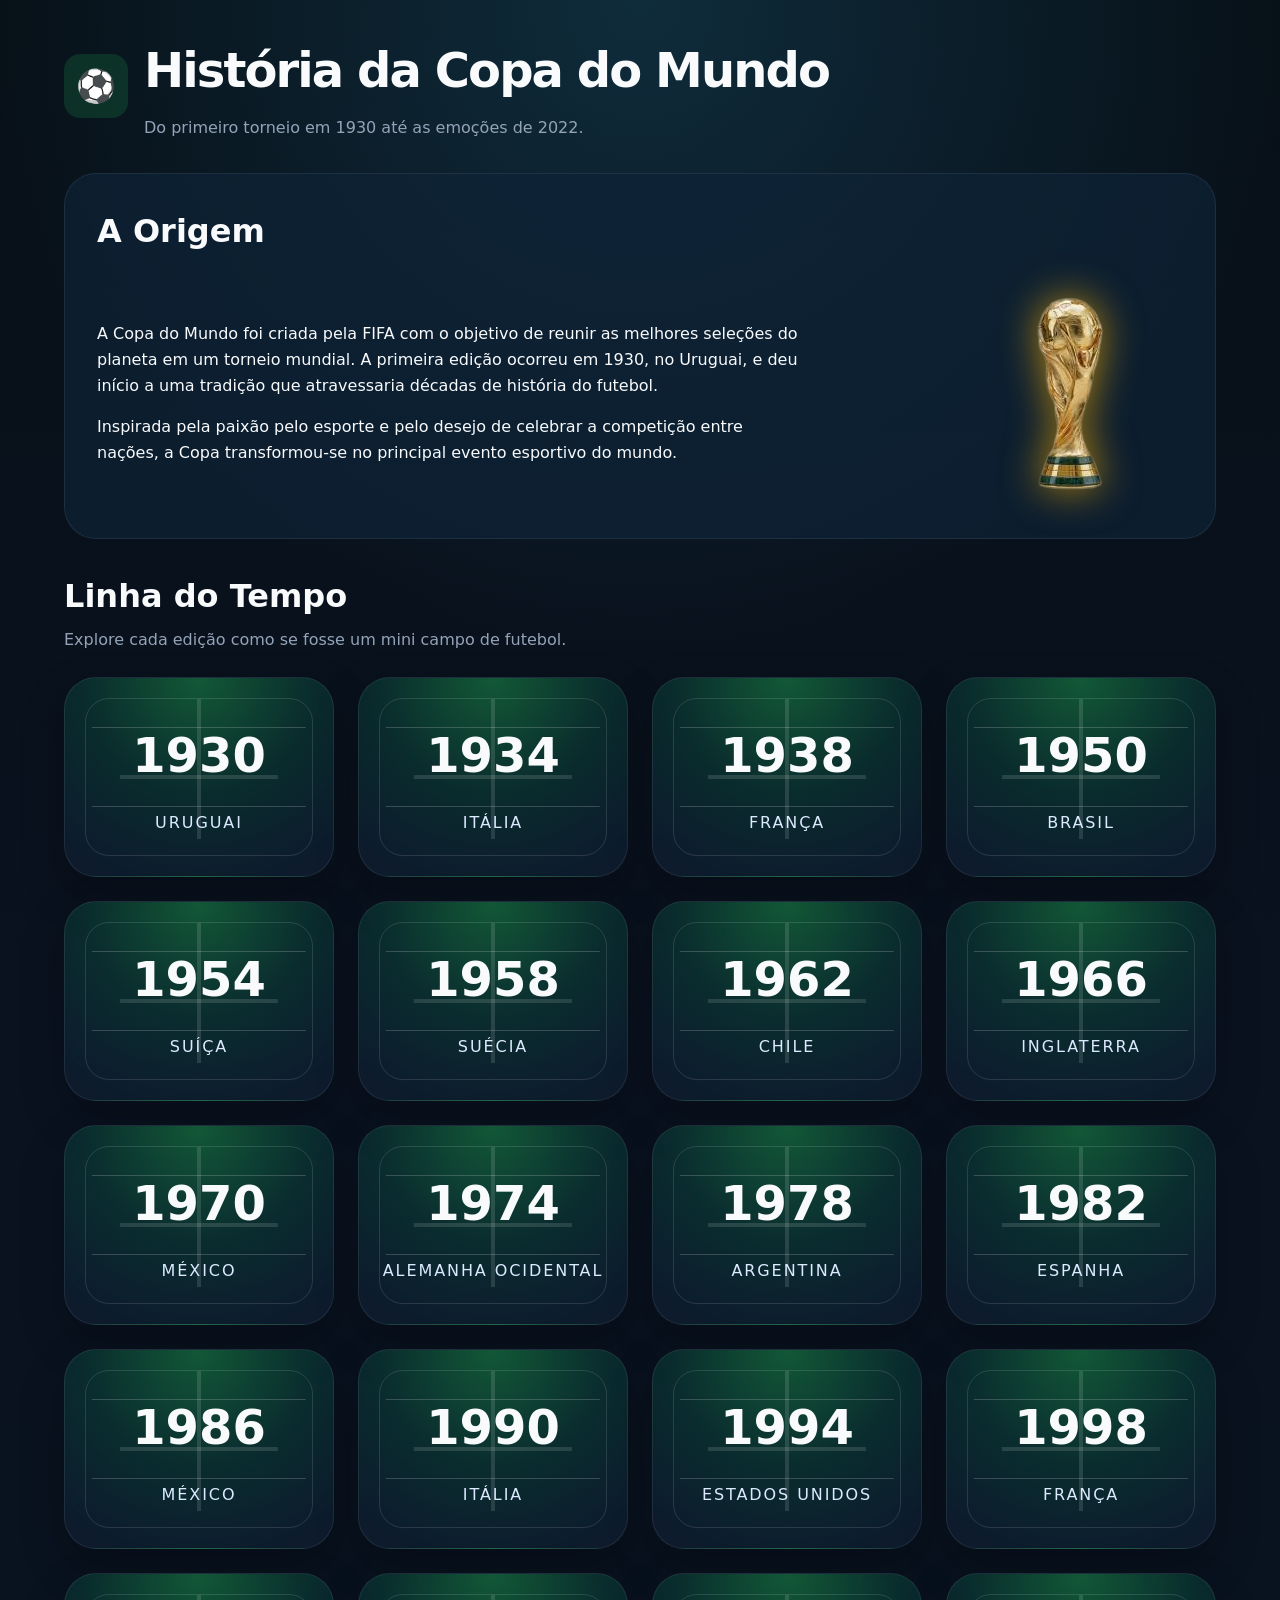
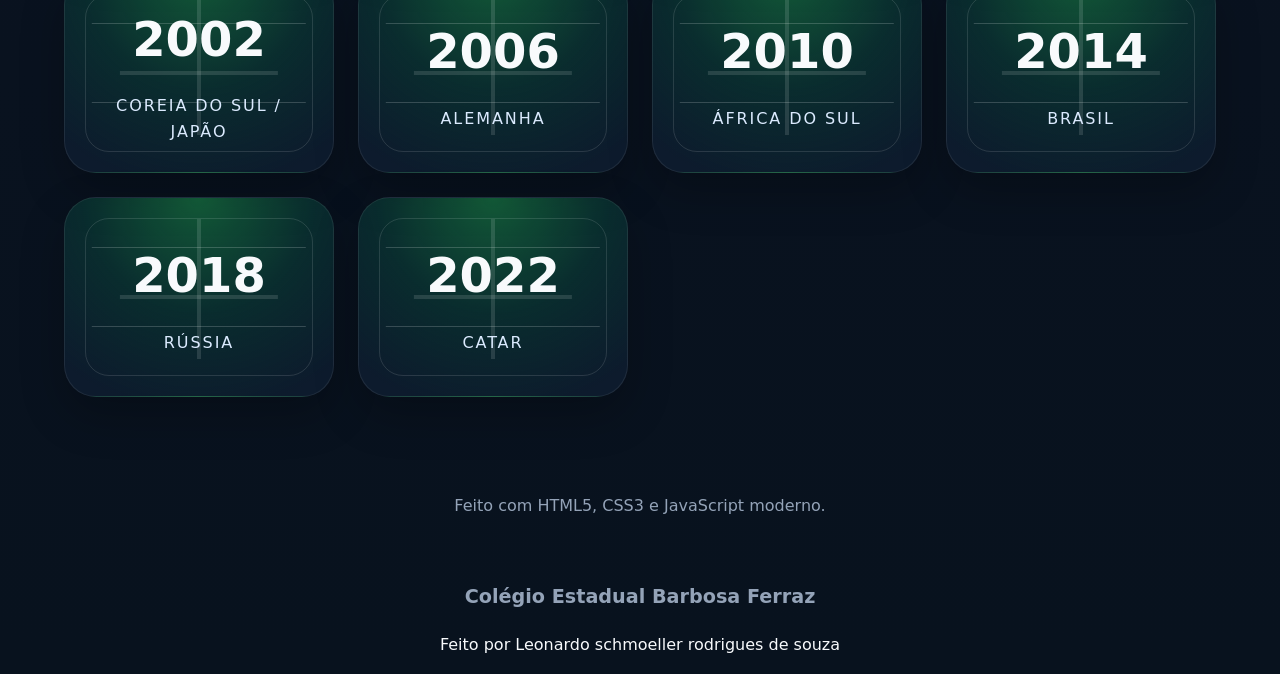
<file: index.html>
<!DOCTYPE html>
<html lang="pt-BR">
<head>
  <meta charset="UTF-8">
  <meta name="viewport" content="width=device-width, initial-scale=1.0">
  <title>História da Copa do Mundo</title>
  <link rel="stylesheet" href="style.css">
</head>
<body>
  <header class="site-header">
    <div class="brand">
      <span class="brand-logo" aria-hidden="true">⚽</span>
      <div>
        <h1>História da Copa do Mundo</h1>
        <p>Do primeiro torneio em 1930 até as emoções de 2022.</p>
      </div>
    </div>
  </header>

  <main>
    <section class="intro">
      <div class="section-title">
        <h2>A Origem</h2>
      </div>
      <div class="intro-content">
        <div class="intro-text">
          <p>
            A Copa do Mundo foi criada pela FIFA com o objetivo de reunir as melhores seleções do planeta em um torneio mundial. A primeira edição ocorreu em 1930, no Uruguai, e deu início a uma tradição que atravessaria décadas de história do futebol.
          </p>
          <p>
            Inspirada pela paixão pelo esporte e pelo desejo de celebrar a competição entre nações, a Copa transformou-se no principal evento esportivo do mundo.
          </p>
        </div>
        <div class="intro-trophy">
          <img src="imagem/download__2_-removebg-preview.png" alt="Taça da Copa do Mundo" class="">
        </div>
      </div>
    </section>

    <section class="timeline">
      <div class="section-title">
        <h2>Linha do Tempo</h2>
        <p>Explore cada edição como se fosse um mini campo de futebol.</p>
      </div>

      <div class="timeline-grid"></div>
    </section>
  </main>

  <footer class="site-footer">
    <p>Feito com HTML5, CSS3 e JavaScript moderno.</p>
  </footer>

  <script src="script.js"></script>

    
</body>
  <h3 class="colegio">Colégio Estadual Barbosa Ferraz</h3>

    <p class="autor">Feito por Leonardo schmoeller rodrigues de souza</p>
</html>
</file>
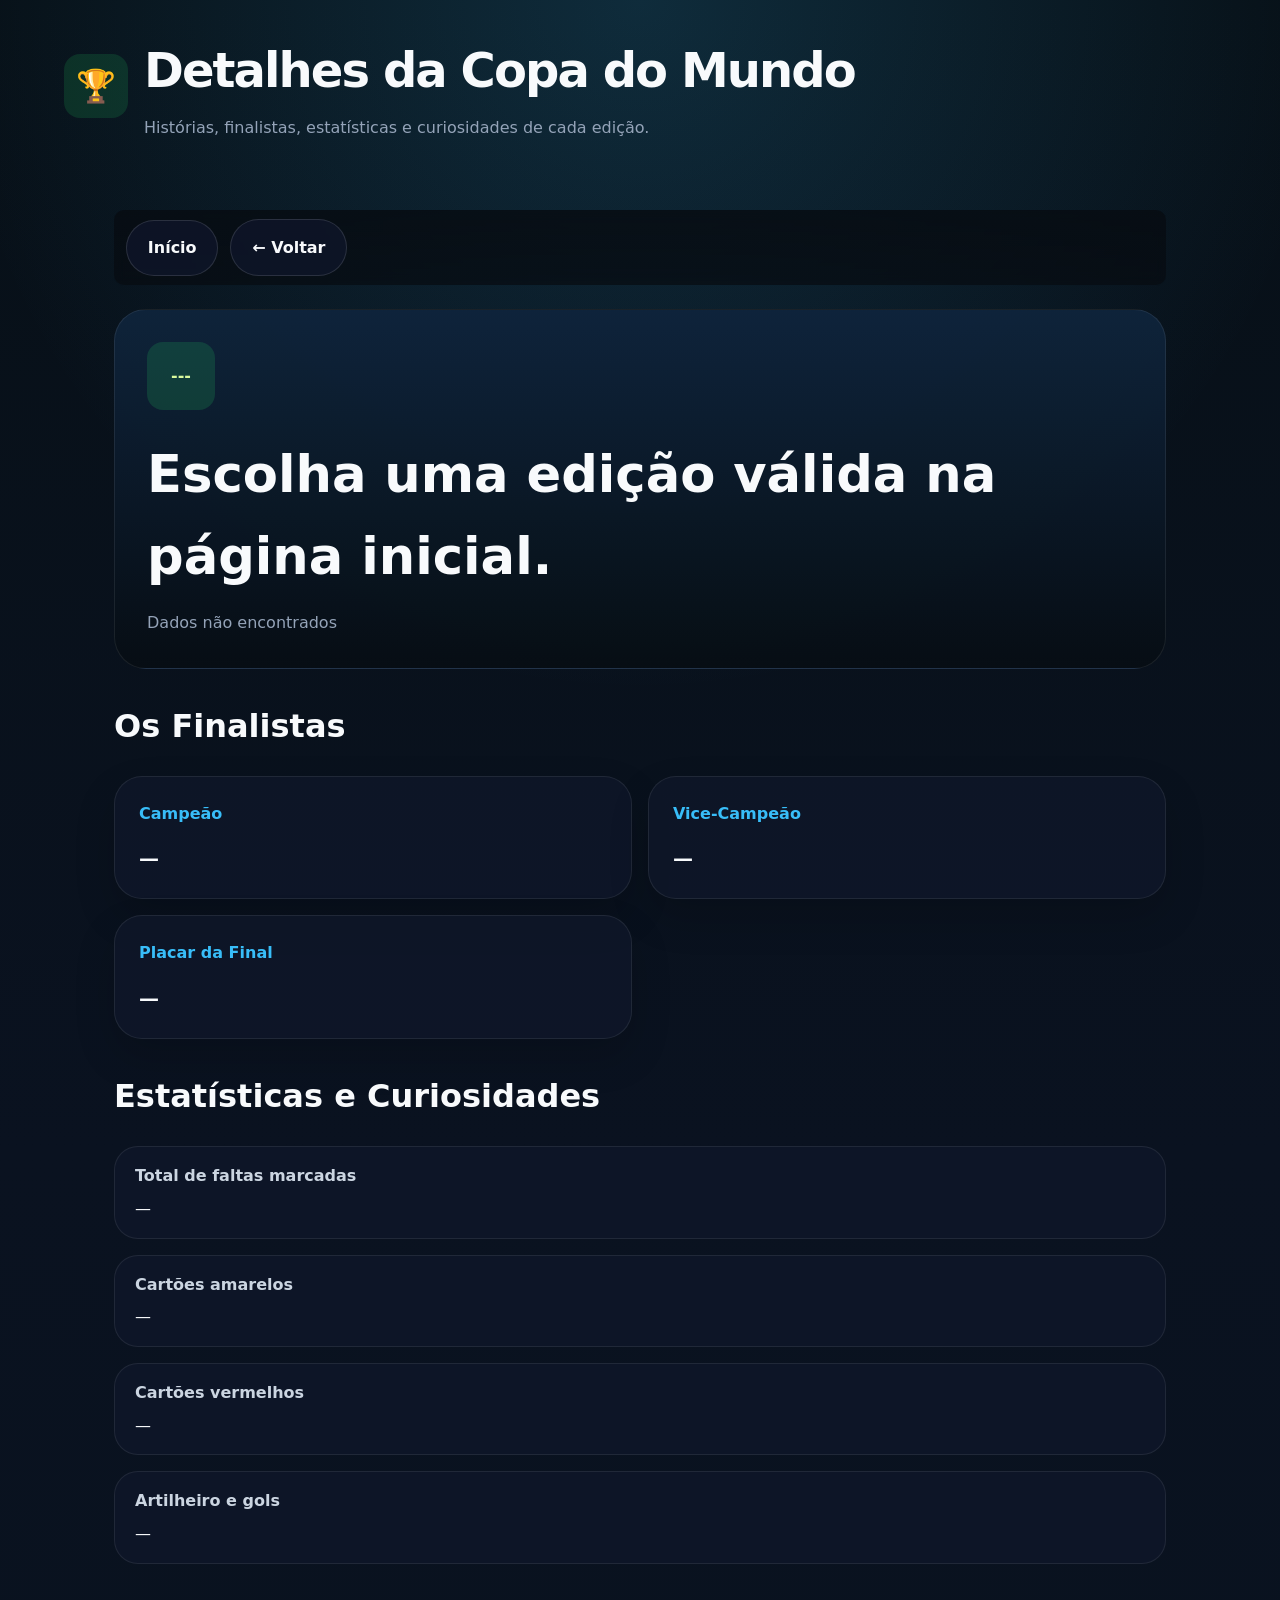
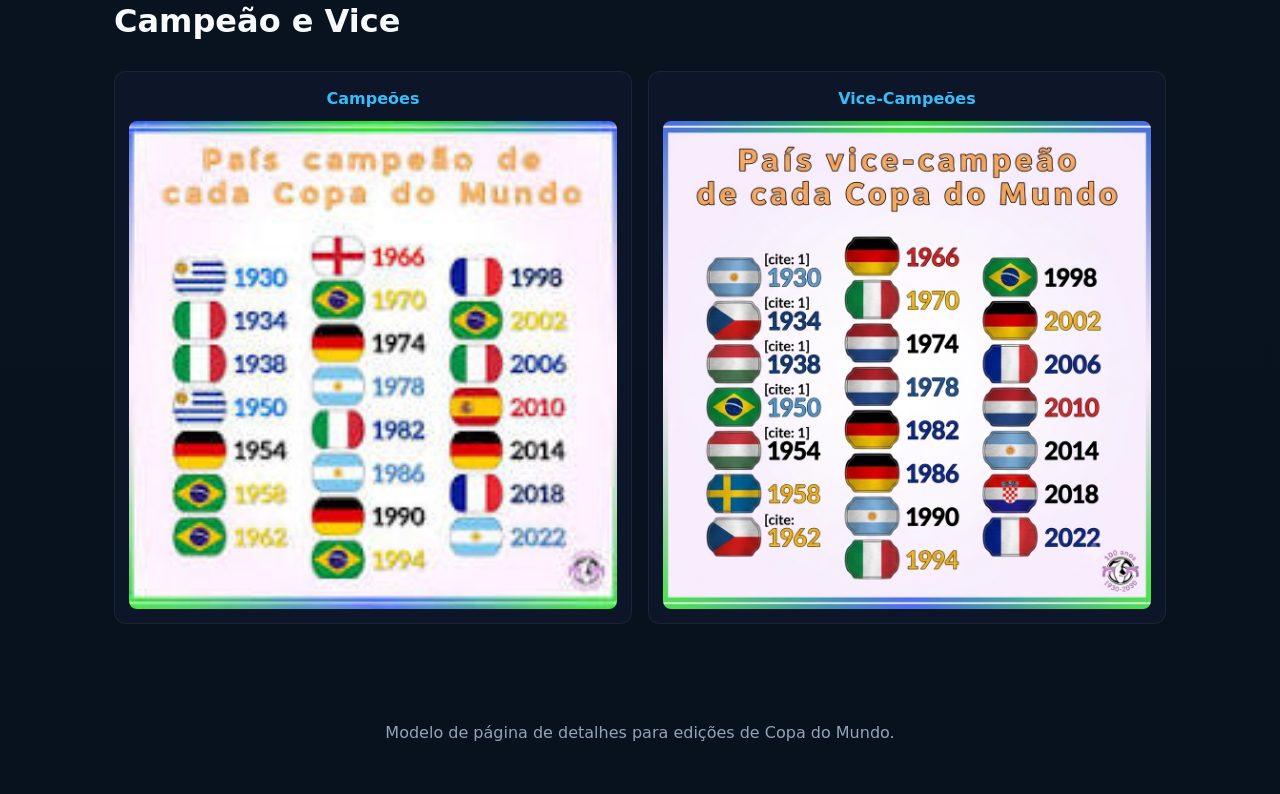
<file: detalhes.html>
<!DOCTYPE html>
<html lang="pt-BR">
<head>
  <meta charset="UTF-8">
  <meta name="viewport" content="width=device-width, initial-scale=1.0">
  <title>Detalhes da Copa do Mundo</title>
  <link rel="stylesheet" href="style.css">
</head>
<body>
  <header class="site-header">
    <div class="brand">
      <span class="brand-logo" aria-hidden="true">🏆</span>
      <div>
        <h1>Detalhes da Copa do Mundo</h1>
        <p>Histórias, finalistas, estatísticas e curiosidades de cada edição.</p>
      </div>
    </div>
  </header>

  <main class="details-container">
    <nav class="page-menu">
      <a href="index.html" class="menu-link">Início</a>
      <button type="button" class="menu-button" onclick="window.history.back()">← Voltar</button>
    </nav>

    <section class="worldcup-hero">
      <div class="edition-year" id="cup-year">1930</div>
      <h2 id="cup-title">Primeira edição da Copa do Mundo</h2>
      <p id="cup-host">Uruguai</p>
    </section>

    <section class="finalists" aria-labelledby="finalistas-title">
      <div class="section-title">
        <h2 id="finalistas-title">Os Finalistas</h2>
      </div>
      <div class="finalist-cards">
        <article class="card">
          <h4>Campeão</h4>
          <p id="champion-name">Uruguai</p>
        </article>
        <article class="card">
          <h4>Vice-Campeão</h4>
          <p id="runnerup-name">Argentina</p>
        </article>
        <article class="card score-card">
          <h4>Placar da Final</h4>
          <p id="match-score">4–2</p>
        </article>
      </div>
    </section>

    <section class="stats-curiosities" aria-labelledby="stats-title">
      <div class="section-title">
        <h2 id="stats-title">Estatísticas e Curiosidades</h2>
      </div>
      <ul class="stats-list">
        <li>
          <strong>Total de faltas marcadas</strong>
          <span id="fouls">94</span>
        </li>
        <li>
          <strong>Cartões amarelos</strong>
          <span id="yellow-cards">45</span>
        </li>
        <li>
          <strong>Cartões vermelhos</strong>
          <span id="red-cards">2</span>
        </li>
        <li>
          <strong>Artilheiro e gols</strong>
          <span id="top-scorer">Guillermo Stábile (Argentina) - 8 gols</span>
        </li>
      </ul>
    </section>

    <!-- Bandeiras do campeão e vice-campeão -->
    <section class="flags-section" aria-labelledby="flags-title">
      <div class="section-title">
        <h2 id="flags-title">Campeão e Vice</h2>
      </div>
      <div class="flags-grid">
        <div class="flag-card">
          <div class="flag-name" id="champion-flag-name">Campeões</div>
          <img id="champion-flag" src="imagem/images.jpeg" alt="Bandeira do Campeão">
        </div>
        <div class="flag-card">
          <div class="flag-name" id="runnerup-flag-name">Vice-Campeões</div>
          <img id="runnerup-flag" src="imagem/Gemini_Generated_Image_oo8i9ioo8i9ioo8i.png" alt="Bandeira do Vice-Campe%C3%A3o">
        </div>
      </div>
    </section>
  </main>

  <footer class="site-footer">
    <p>Modelo de página de detalhes para edições de Copa do Mundo.</p>
  </footer>

  <script src="script.js"></script>
</body>
</html>
</file>
<file: style.css>
/* Estilos globais */
:root {
  color-scheme: dark;
  --background: #070c14;
  --surface: #0f1726;
  --surface-alt: #152337;
  --text: #f8fafc;
  --muted: #94a3b8;
  --primary: #22c55e;
  --primary-strong: #16a34a;
  --accent: #38bdf8;
  --shadow: 0 18px 45px rgba(0, 0, 0, 0.24);
}

* {
  box-sizing: border-box;
}

html, body {
  margin: 0;
  min-height: 100%;
  font-family: Inter, system-ui, -apple-system, BlinkMacSystemFont, "Segoe UI", sans-serif;
  background: radial-gradient(circle at top, rgba(56, 189, 248, 0.16), transparent 28%),
              linear-gradient(180deg, #071017 0%, #0a1220 48%, #08121e 100%);
  color: var(--text);
}

body {
  line-height: 1.6;
}

a {
  color: inherit;
  text-decoration: none;
}

img {
  max-width: 100%;
  display: block;
}

.intro-trophy img {
  filter: drop-shadow(0 0 20px rgba(255, 179, 0, 0.7));
}

button, input {
  font: inherit;
}

.site-header {
  padding: 2rem 1.5rem;
  max-width: 1200px;
  margin: 0 auto;
}

.brand {
  display: flex;
  align-items: center;
  gap: 1rem;
}

.brand-logo {
  display: inline-flex;
  align-items: center;
  justify-content: center;
  width: 4rem;
  height: 4rem;
  border-radius: 1rem;
  background: rgba(34, 197, 94, 0.16);
  font-size: 2rem;
}

.site-header h1 {
  margin: 0;
  font-size: clamp(2rem, 4vw, 3rem);
  letter-spacing: -0.04em;
}

.site-header p {
  margin: 0.4rem 0 0;
  color: var(--muted);
  max-width: 40rem;
}

main {
  max-width: 1200px;
  margin: 0 auto;
  padding: 0 1.5rem 3rem;
}

.section-title {
  display: flex;
  flex-direction: column;
  gap: 0.3rem;
  margin-bottom: 1.5rem;
}

.section-title h2 {
  margin: 0;
  font-size: 2rem;
}

.section-title p {
  margin: 0;
  color: var(--muted);
}

.intro {
  padding: 2rem;
  border-radius: 2rem;
  background: rgba(15, 35, 55, 0.72);
  border: 1px solid rgba(148, 163, 184, 0.12);
  margin-bottom: 2rem;
}

.intro p {
  margin: 1rem 0;
  max-width: 70ch;
}

.intro-content {
  display: flex;
  align-items: center;
  gap: 2rem;
}

.intro-text {
  flex: 1;
}

.intro-trophy {
  flex-shrink: 0;
  display: flex;
  align-items: center;
  justify-content: center;
  min-width: 200px;
}

.trophy-image {
  width: 100%;
  max-width: 250px;
  height: auto;
  filter: drop-shadow(0 0px 8px rgba(255, 244, 88, 0.534)) drop-shadow(0 12px 24px rgba(34, 197, 94, 0.3)) drop-shadow(0 20px 40px rgba(0, 0, 0, 0.4));
}

.timeline-grid {
  display: grid;
  grid-template-columns: repeat(auto-fit, minmax(220px, 1fr));
  gap: 1.5rem;
}

.field-card {
  position: relative;
  min-height: 200px;
  padding: 1.25rem;
  border-radius: 2rem;
  background: radial-gradient(circle at top, rgba(34, 197, 94, 0.4), rgba(16, 185, 129, 0.16) 48%, #0d1b2d 90%);
  border: 1px solid rgba(255, 255, 255, 0.08);
  box-shadow: var(--shadow);
  cursor: pointer;
  overflow: hidden;
  transition: transform 0.3s ease, box-shadow 0.3s ease, background 0.3s ease;
}

.field-card:hover {
  transform: translateY(-6px) scale(1.01);
  box-shadow: 0 24px 48px rgba(0, 0, 0, 0.32);
}

.field-card::before,
.field-card::after {
  content: "";
  position: absolute;
  left: 50%;
  transform: translateX(-50%);
  width: 80%;
  border-top: 1px solid rgba(255, 255, 255, 0.18);
}

.field-card::before {
  top: 25%;
}

.field-card::after {
  top: 65%;
}

.field-card .field-lines {
  position: absolute;
  inset: 1.25rem;
  border: 1px solid rgba(255, 255, 255, 0.12);
  border-radius: 1.5rem;
}

.field-card .field-lines::before,
.field-card .field-lines::after {
  content: "";
  position: absolute;
  background: rgba(255, 255, 255, 0.12);
}

.field-card .field-lines::before {
  width: 4px;
  height: 90%;
  left: 50%;
  transform: translateX(-50%);
}

.field-card .field-lines::after {
  width: 70%;
  height: 4px;
  top: 50%;
  left: 50%;
  transform: translate(-50%, -50%);
}

.field-content {
  position: relative;
  z-index: 1;
  display: grid;
  place-content: center;
  height: 100%;
  gap: 1rem;
  text-align: center;
}

.field-content .year {
  font-size: clamp(2rem, 4vw, 3rem);
  font-weight: 800;
}

.field-content .host {
  font-size: 1rem;
  color: #dbeafe;
  text-transform: uppercase;
  letter-spacing: 0.12em;
}

.site-footer {
  padding: 2rem 1.5rem;
  text-align: center;
  color: var(--muted);
}

.confetti-piece {
  position: fixed;
  z-index: 9999;
  pointer-events: none;
  opacity: 0;
  border-radius: 999px;
  transform: translate(-50%, -50%) rotate(0deg);
  will-change: transform, opacity;
  animation: confetti-pop 0.9s ease-out forwards;
}

@keyframes confetti-pop {
  0% {
    opacity: 1;
    transform: translate(-50%, -50%) rotate(0deg) scale(1);
  }
  100% {
    opacity: 0;
    transform: translate(calc(-50% + var(--tx)), calc(-50% + var(--ty))) rotate(var(--rdeg)) scale(0.8);
  }
}

/* Estilos da página de detalhes */
.details-container {
  max-width: 1100px;
  margin: 0 auto;
  padding: 1.5rem;
}

.page-menu {
  display: flex;
  flex-wrap: wrap;
  gap: 0.75rem;
  align-items: center;
  margin-top: 1rem;
  margin-bottom: 1.5rem;
}

.menu-button,
.menu-link {
  display: inline-flex;
  align-items: center;
  justify-content: center;
  border-radius: 999px;
  padding: 0.9rem 1.3rem;
  font-weight: 700;
  border: 1px solid rgba(255, 255, 255, 0.12);
  background: rgba(15, 23, 42, 0.82);
  color: var(--text);
  transition: background 0.2s ease, transform 0.2s ease;
}

.menu-button:hover,
.menu-link:hover {
  background: rgba(56, 189, 248, 0.18);
  transform: translateY(-1px);
}

.menu-button {
  cursor: pointer;
}

.menu-link {
  text-decoration: none;
}

/* Make the page menu sticky to follow the screen */
.page-menu {
  position: sticky;
  top: 0;
  background: linear-gradient(180deg, rgba(7,12,18,0.85), rgba(7,12,18,0.75));
  padding: 0.6rem 0.75rem;
  border-radius: 10px;
  z-index: 80;
  backdrop-filter: blur(6px);
  margin-top: 0.8rem;
}

.flags-section {
  margin-top: 1.5rem;
  margin-bottom: 1.5rem;
}

.flags-grid {
  display: grid;
  grid-template-columns: repeat(2, minmax(0, 1fr));
  gap: 1rem;
}

.flag-card {
  background: rgba(15,23,42,0.86);
  border: 1px solid rgba(255,255,255,0.06);
  border-radius: 12px;
  padding: 0.9rem;
  text-align: center;
}

.flag-card img {
  width: 100%;
  height: auto;
  border-radius: 8px;
  margin-top: 0.6rem;
}

.flag-name {
  font-weight: 800;
  color: var(--accent);
}

@media (max-width: 760px) {
  .flags-grid { grid-template-columns: 1fr; }
}

.worldcup-hero {
  background: linear-gradient(180deg, rgba(15, 36, 60, 0.95), rgba(7, 14, 20, 0.95));
  padding: 2rem;
  border-radius: 2rem;
  margin-bottom: 2rem;
  border: 1px solid rgba(255, 255, 255, 0.08);
}

.worldcup-hero .edition-year {
  display: inline-flex;
  align-items: center;
  justify-content: center;
  width: 4.25rem;
  height: 4.25rem;
  border-radius: 1rem;
  background: rgba(34, 197, 94, 0.18);
  color: #d9f99d;
  font-weight: 800;
  margin-bottom: 1rem;
}

.worldcup-hero h2 {
  margin: 0.5rem 0 0;
  font-size: clamp(2.25rem, 4vw, 3.5rem);
}

.worldcup-hero p {
  margin: 0.75rem 0 0;
  color: var(--muted);
}

.finalists,
.stats-curiosities,
.media-gallery {
  margin-bottom: 2rem;
}

.finalist-cards {
  display: grid;
  grid-template-columns: repeat(2, minmax(0, 1fr));
  gap: 1rem;
}

.card {
  padding: 1.5rem;
  border-radius: 1.75rem;
  background: rgba(15, 23, 42, 0.8);
  border: 1px solid rgba(255, 255, 255, 0.08);
  box-shadow: 0 18px 40px rgba(0, 0, 0, 0.16);
}

.card h4 {
  margin: 0;
  color: var(--accent);
}

.card p {
  margin: 1rem 0 0;
  font-size: 1.25rem;
  font-weight: 700;
}

.stats-list {
  list-style: none;
  padding: 0;
  margin: 0;
  display: grid;
  gap: 1rem;
}

.stats-list li {
  padding: 1rem 1.25rem;
  border-radius: 1.5rem;
  background: rgba(15, 23, 42, 0.82);
  border: 1px solid rgba(255, 255, 255, 0.08);
}

.stats-list strong {
  display: block;
  color: #cbd5e1;
  margin-bottom: 0.45rem;
}

.gallery-grid {
  display: grid;
  grid-template-columns: repeat(2, minmax(0, 1fr));
  gap: 1.5rem;
}

.gallery-grid figure {
  margin: 0;
  border-radius: 1.75rem;
  overflow: hidden;
  background: rgba(255, 255, 255, 0.03);
  border: 1px solid rgba(255, 255, 255, 0.08);
}

.gallery-grid figcaption {
  padding: 1rem 1rem 1.25rem;
  color: var(--muted);
  font-size: 0.95rem;
}

@media (max-width: 760px) {
  .site-header,
  main,
  .details-container,
  .site-footer {
    padding-left: 1rem;
    padding-right: 1rem;
  }

  .field-card {
    min-height: 180px;
  }

  .finalist-cards,
  .gallery-grid {
    grid-template-columns: 1fr;
  }

  .intro-content {
    flex-direction: column;
  }

  .intro-trophy {
    min-width: auto;
    width: 100%;
    max-width: 200px;
    margin: 0 auto;
  }
}
.trophy-image {
    width: 900px; /* Define a largura da imagem */
    height: auto; /* Mantém a proporção correta para não distorcer */
}
.colegio {
  text-align: center;
  margin-top: 1rem;
  font-size: 1.2rem;
  color: var(--muted);
}
.autor {
  text-align: center;}
</file>
